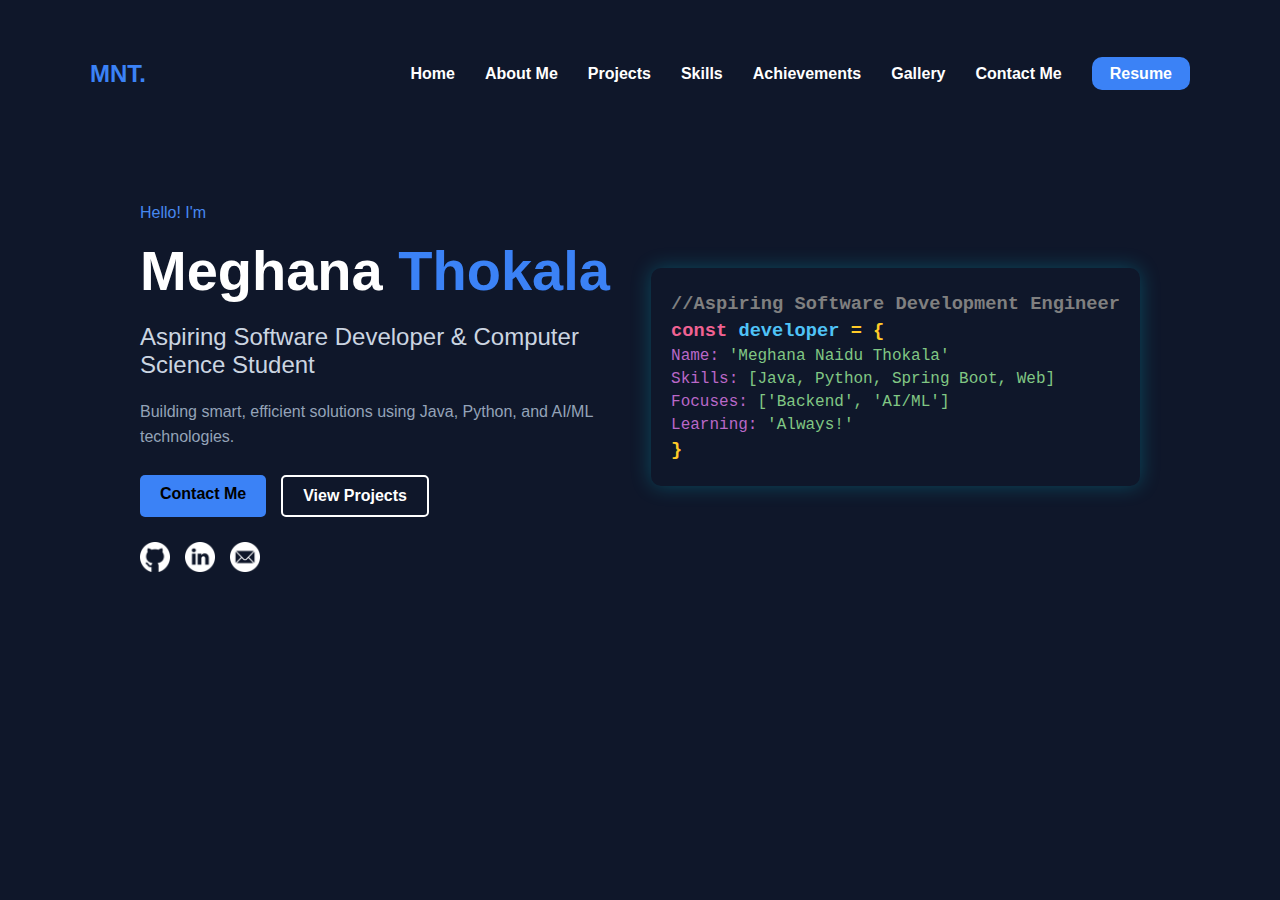
<file: index.html>
<!DOCTYPE html>
<html lang="en">
<head>
  <meta charset="UTF-8" />
  <title>Meghana Naidu Thokala</title>
  <link rel="stylesheet" href="styles.css">
  <style>
    section.hero {
      display: flex;
      justify-content: space-between;
      align-items: center;
      padding: 80px 100px 60px;
      flex-wrap: wrap;
    }

    .hero-left {
      flex: 1;
      min-width: 300px;
    }

    .hero-left p.intro {
      color: #4788f0;
      font-weight: 500;
    }

    .hero-left h1 {
      font-size: 3.5em;
      margin: 0;
    }

    .hero-left h1 span:first-child {
      color: white;
      font-weight: 700;
    }

    .hero-left h1 span:last-child {
      color: #3b82f6;
      font-weight: 700;
    }

    .hero-left h2 {
      font-weight: 400;
      color: #cbd5e1;
    }

    .hero-left p.description {
      max-width: 500px;
      color: #94a3b8;
      line-height: 1.6;
    }

    .btn-container {
      margin-top: 25px;
      display: flex;
      gap: 15px;
      flex-wrap: wrap;
    }

   
    
    .hero-right {
      flex: 1;
      min-width: 300px;
      display: flex;
      justify-content: center;
      align-items: center;
      margin-top: 40px;
    }

    .code-box {
      background-color: #1e293b;
      color: white;
      border-radius: 15px;
      padding: 20px 30px;
      max-width: 450px;
      box-shadow: 8px 8px 20px rgba(0,0,0,0.4);
      border: 1px solid #334155;
      position: relative;
    }

    .code-box .header {
      display: flex;
      justify-content: space-between;
      margin-bottom: 10px;
      font-size: 14px;
      color: #94a3b8;
    }

    .code-box .header span:first-child {
      color: #ef4444;
    }

  

    .developer-card h2, .developer-card h3, .developer-card p {
      margin: 5px 0;
    }

    .comment { color: grey; }
    .keyword { color: #f06292; }
    .variable { color: #4fc3f7; }
    .bracket { color: #ffca28; }
    .property { color: #ba68c8; }
    .string { color: #81c784; }
    .array { color: #81c784; }
  </style>
</head>
<body>
<!-- NAVBAR CONTAINER -->
<div id="navbar-container"></div>

<script>
  fetch("/navbar.html")
    .then(response => response.text())
    .then(data => {
      document.getElementById("navbar-container").innerHTML = data;
    });
</script>

<!-- HERO SECTION -->
<section class="hero">

  <!-- LEFT SECTION -->
  <div class="hero-left">
    <p class="intro">Hello! I'm</p>
    <h1>
      <span>Meghana</span>
      <span>Thokala</span>
    </h1>
    <h2>Aspiring Software Developer & Computer Science Student</h2>
    <p class="description">
      Building smart, efficient solutions using Java, Python, and AI/ML technologies.
    </p>

    <!-- BUTTONS -->
    <div class="btn-container">
      <a href="contact.html" class="btnblue">Contact Me</a>
      <a href="projects.html" class="btnwhite">View Projects</a>
    </div>

    <!-- SOCIAL ICONS -->
    <div class="social-icons">
      <a href="https://github.com/MeghanaNaiduT" class="popping" target="_blank">
        <img src="images/github.png" alt="GitHub" width="30" height="30">
      </a>
      <a href="https://www.linkedin.com/in/meghana-naidu-thokala-05997724a/" class="popping" target="_blank">
        <img src="images/linkedin.png" alt="LinkedIn" width="30" height="30">
      </a>
      <a href="mailto:meghana.myb@gmail.com" class="popping" target="_blank">
        <img src="images/email.png" alt="Email" width="30" height="30">
      </a>
    </div>
  </div>

  <!-- RIGHT SECTION -->
 <div class="developer-card">
        <h3><span class="comment">//Aspiring Software Development Engineer</span></h3>
        <h3><span class="keyword">const</span> <span class="variable">developer</span> <span class="bracket">= {</span></h3>
        <p><span class="property">Name:</span> <span class="string">'Meghana Naidu Thokala'</span></p>
        <p><span class="property">Skills:</span> <span class="array">[Java, Python, Spring Boot, Web]</span></p>
        <p><span class="property">Focuses:</span> <span class="array">['Backend', 'AI/ML']</span></p>
        <p><span class="property">Learning:</span> <span class="string">'Always!'</span></p>
        <h3><span class="bracket">}</span></h3>
      </div>

</section>

</body>
</html>
</file>
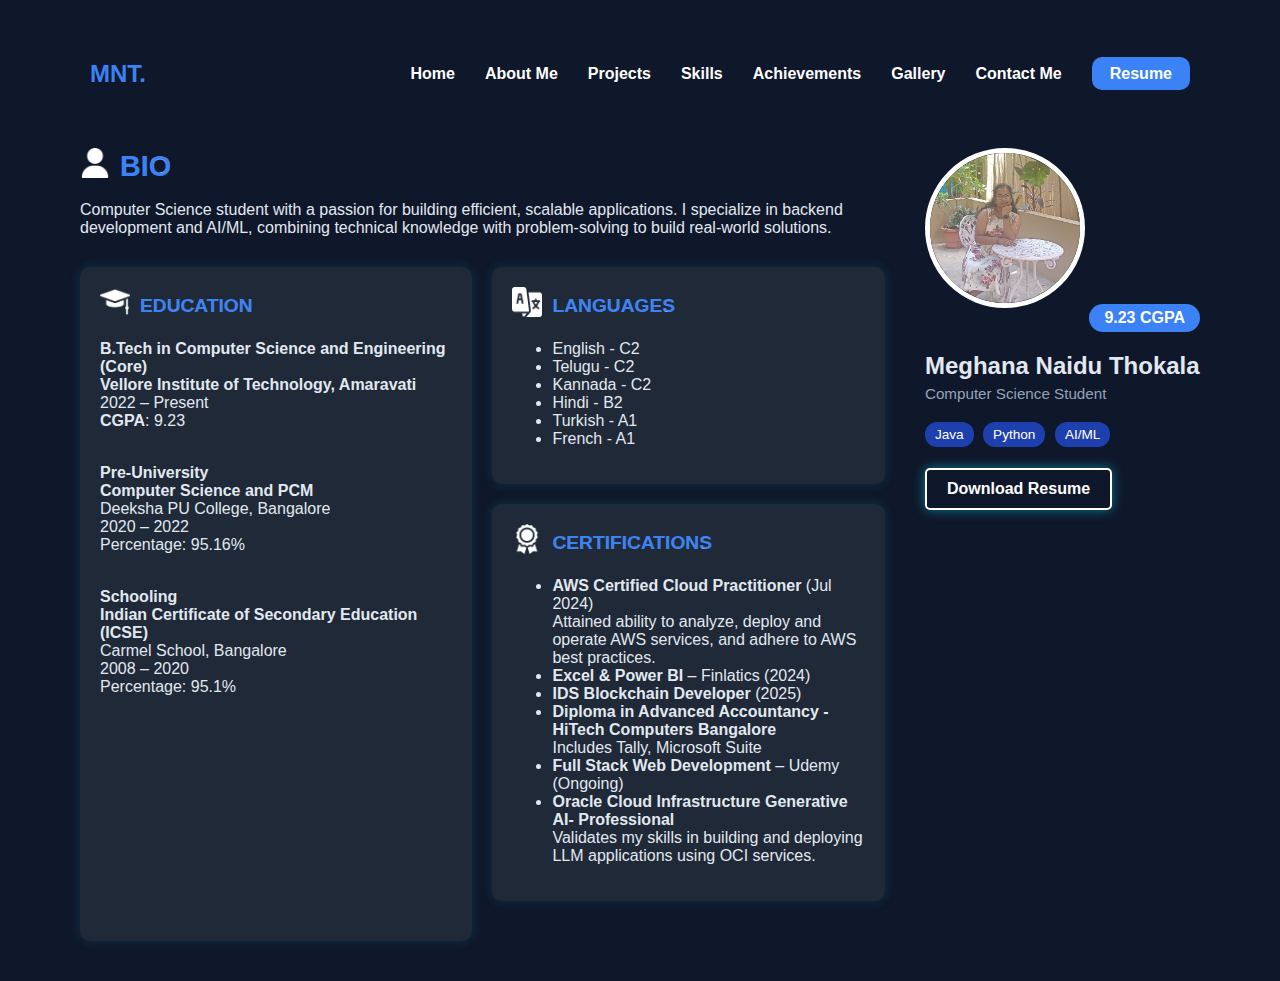
<file: aboutMe.html>
<!DOCTYPE html>
<html lang="en">
<head>
  <meta charset="UTF-8" />
  <title>Meghana Naidu Thokala</title>
  <link rel="stylesheet" href="styles.css">
  <style>
    body {
      margin: 0;
      font-family: 'Segoe UI', Tahoma, Geneva, Verdana, sans-serif;
      background-color: #0d1117;
      color: #fff;
    }

    .container {
      display: flex;
      flex-direction: row;
      padding: 40px;
      gap: 40px;
    }

    .left-section {
      flex: 1;
    }

    .right-section {
      flex: 1;
      display: flex;
      flex-direction: column;
      align-items: center;
    }

    .bio {
      margin-bottom: 30px;
    }

    .bio h2, .grid-box h3 {
      color: #fff;
    }

    .grid {
      display: grid;
      grid-template-areas:
        "education experience"
        "education certifications";
      grid-template-columns: 1fr 1fr;
      gap: 20px;
    }

    .education {
      grid-area: education;
      background-color: #1f2937;
      padding: 20px;
      border-radius: 10px;
      height: 100%;
    }

    .experience {
      grid-area: experience;
      background-color: #1f2937;
      padding: 20px;
      border-radius: 10px;
    }

    .certifications {
      grid-area: certifications;
      background-color: #1f2937;
      padding: 20px;
      border-radius: 10px;
    }

    .profile-img {
      border-radius: 50%;
      border: 5px solid white;
      width: 150px;
      height: 150px;
      object-fit: cover;
      margin-bottom: 15px;
    }

    .cgpa-badge {
      background-color: #3b82f6;
      padding: 5px 15px;
      border-radius: 20px;
      font-weight: bold;
      color: white;
      margin-bottom: 10px;
    }

    .name {
      font-size: 1.5em;
      font-weight: bold;
      margin: 5px 0;
    }

    .desc {
      color: #9ca3af;
      margin-bottom: 10px;
    }
    .tags{
      color: #3b82f6;
    }
    h3 {
      font-size: 1.3em;
      margin-bottom: 10px;
    }

    .gpa {
      background-color: #3b82f6;
      color: white;
      padding: 5px 15px;
      border-radius: 20px;
      font-weight: bold;
      display: inline-block;
      margin: 10px 0;
    }

    .name {
      font-size: 1.5em;
      font-weight: bold;
      margin: 10px 0 5px;
    }

    .title {
      font-size: 0.95em;
      color: #94a3b8;
      margin-bottom: 15px;
    }

   

   

    .bio-text {
  font-size: 1.5em; /* Or 18px, 24px etc. */
  font-weight: 700; /* Optional */
}
.plainBox{
        box-shadow: 0 0 12px rgba(4, 173, 196, 0.2);

}
.plainBox:hover {
      box-shadow: 0 0 20px rgba(7, 162, 182, 0.9);
    }

    .plainBoxButton{
        box-shadow: 0 0 12px rgba(4, 174, 196, 0.651);

}
.plainBoxutton:hover {
      box-shadow: 0 0 20px rgba(7, 162, 182, 0.948);
    }
  </style>
</head>
<body>
  <!-- NAVBAR CONTAINER -->
<div id="navbar-container"></div>

<script>
  fetch("/navbar.html")
    .then(response => response.text())
    .then(data => {
      document.getElementById("navbar-container").innerHTML = data;
    });
</script>

  <div class="container">
    <!-- Left Section -->
    <div class="left-section">
      <div class="bio">
        <div class="skill-title"><span class="icon" ><img src="/images/bio.png" class="popping"  alt="LinkedIn" width="30" height="30"></span><b class="bio-text">BIO</b></div>
        <p>Computer Science student with a passion for building efficient, scalable applications. I specialize in backend development and AI/ML, combining technical knowledge with problem-solving to build real-world solutions.</p>
      </div>
      <div class="grid">
       <div class="grid-box education plainBox">
  <div class="skill-title"><span class="icon"><img src="images/education.png" class="popping" alt="LinkedIn" width="30" height="30"></span>EDUCATION</div>
  <p>
    <strong>B.Tech in Computer Science and Engineering (Core)</strong><br>
    <b>Vellore Institute of Technology, Amaravati</b><br>
    2022 – Present<br>
    <b>CGPA</b>: 9.23<br><br>
  </p>
  <p>
    <strong>Pre-University</strong><br>
    <b>Computer Science and PCM</b><br>
    Deeksha PU College, Bangalore<br>
    2020 – 2022<br>
    Percentage: 95.16%<br><br>
  </p>
  <p>
    <strong>Schooling</strong><br>
    <b>Indian Certificate of Secondary Education (ICSE) </b><br>
    Carmel School, Bangalore<br>
    2008 – 2020<br>
    Percentage: 95.1%
  </p>
</div>

        <div class="grid-box experience plainBox">
  <div class="skill-title"><span class="icon"><img src="images/language.png" class="popping" alt="LinkedIn" width="30" height="30"></span>LANGUAGES</div>
  <ul>
    <li>English - C2</li>
    <li>Telugu - C2</li>
    <li>Kannada - C2</li>
    <li>Hindi - B2</li>
    <li>Turkish - A1</li>
    <li>French - A1</li>
  </ul>
</div>

        <div class="grid-box certifications plainBox">
  <div class="skill-title">
    <span class="icon">
      <img src="images/certifications.png" class="popping" alt="Certifications" width="30" height="30">
    </span>
    CERTIFICATIONS
  </div>
  <ul>
    <li>
      <strong>AWS Certified Cloud Practitioner</strong> (Jul 2024)<br>
      Attained ability to analyze, deploy and operate AWS services, and adhere to AWS best practices.
    </li>
    <li>
      <strong>Excel & Power BI</strong> – Finlatics (2024)
    </li>
    <li>
      <strong>IDS Blockchain Developer</strong> (2025)
    </li>
    <li>
      <strong>Diploma in Advanced Accountancy - HiTech Computers Bangalore</strong><br>
      Includes Tally, Microsoft Suite
    </li>
    <li>
      <strong>Full Stack Web Development</strong> – Udemy (Ongoing)
    </li>
    <li>
      <strong>Oracle Cloud Infrastructure Generative AI- Professional</strong><br>
      Validates my skills in building and deploying LLM applications using OCI services.
    </li>
    
  </ul>
</div>

      </div>
    </div>

    <!-- Right Section -->
    <!-- <div class="right-section">
      <img class="profile-img" src="/images/profile.jpg" alt="Meghana Naidu Thokala" />
      <div class="cgpa-badge">9.23 CGPA</div>
      <div class="name">Meghana Naidu Thokala</div>
      <div class="desc">Computer Science Student</div>
      <div>
        <span class="skill-badge">Java</span>
        <span class="skill-badge">Python</span>
        <span class="skill-badge">Spring Boot</span>
        <span class="skill-badge">AI/ML</span>
      </div>
      <button class="download-btn">⇩ Download Resume</button>
    </div> -->
    <div class="right">
      <img src="images/profile.jpg" alt="Meghana Naidu Thokala" class="profile-img">
      <div class="gpa">9.23 CGPA</div>
      <div class="name">Meghana Naidu Thokala</div>
      <div class="title">Computer Science Student</div>
      <div class="tag">
        <span>Java</span>
        <span>Python</span>
        <span>AI/ML</span>
      </div>
      <h1></h1>
      <a href="Meghana_Naidu_T_Resume_ATS.pdf" download class="btnwhite plainBoxButton"> Download Resume</a>
    </div>
  </div>
</body>
</html>
</file>
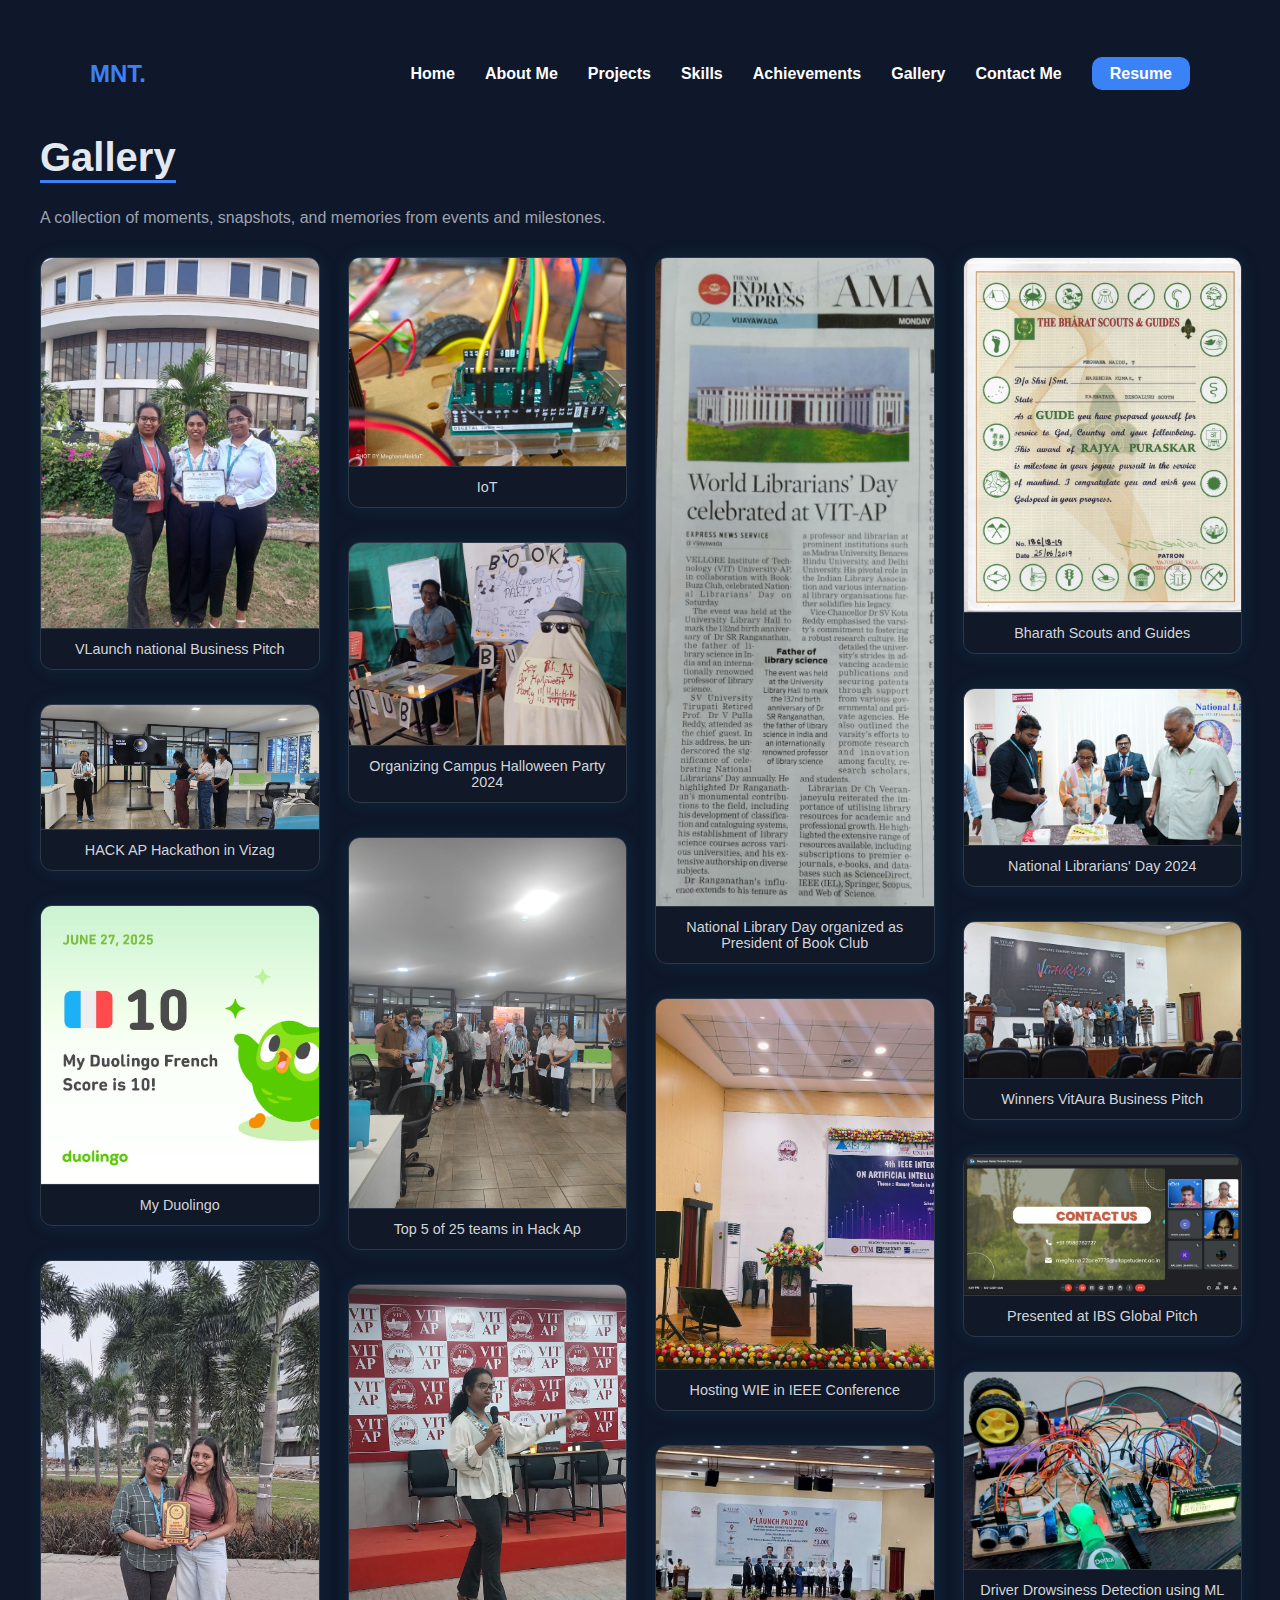
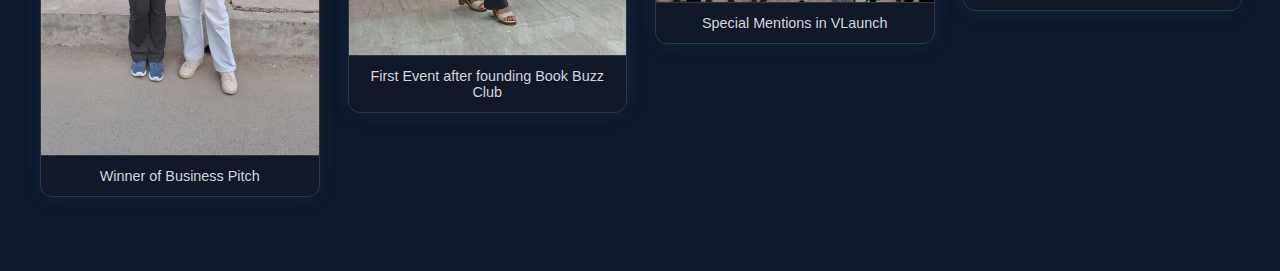
<file: gallery.html>
<!DOCTYPE html>
<html lang="en">
<head>
  <meta charset="UTF-8" />
  <meta name="viewport" content="width=device-width, initial-scale=1.0"/>
  <title>Gallery</title>
  <style>
   h1{
      font-size: 2.5em;
      border-bottom: 3px solid #3b82f6;
      display: inline-block;
      margin-bottom: 10px;
    }

    .description {
      color: #9ca3af;
      margin-bottom: 30px;
      max-width: 700px;
    }

    .gallery-grid {
  column-count: 4;
  column-gap: 30px;
  /* column space */
}

.gallery-item {
  display: inline-block;
  margin-bottom: 30px; 
  /* space between rows */
  width: 100%;
  background-color: #111827;
  border-radius: 12px;
  overflow: hidden;
  border: 1px solid #2d3748;
  box-shadow: 0 0 20px rgba(4, 173, 196, 0.1);
}

.gallery-item:hover {
  box-shadow: 0 0 20px rgba(1, 146, 165, 0.4);
}

.gallery-item img {
  width: 100%;
  height: auto;
  display: block;
  border-bottom: 1px solid #2d3748;
}

.caption {
  padding: 12px;
  font-size: 0.9em;
  color: #d1d5db;
  text-align: center;
}


    @media (max-width: 1024px) {
      .gallery-grid {
        grid-template-columns: repeat(2, 1fr);
      }
    }

    @media (max-width: 600px) {
      .gallery-grid {
        grid-template-columns: 1fr;
      }
    }
  </style>
</head>
<body>

  <!-- NAVBAR CONTAINER -->
  <div id="navbar-container"></div>
  <script>
    fetch("/navbar.html")
      .then(response => response.text())
      .then(data => {
        document.getElementById("navbar-container").innerHTML = data;
      });
  </script>

  <h1>Gallery</h1>
  <p class="description">
    A collection of moments, snapshots, and memories from events and milestones.
  </p>

  <div class="gallery-grid">
    <!-- Gallery Item 1 -->
<div class="gallery-item">
  <img src="Portfolio Gallery/1.jpeg" alt="Image 1">
  <div class="caption">VLaunch national Business Pitch</div>
</div>

<!-- Gallery Item 2 -->
<div class="gallery-item">
  <img src="Portfolio Gallery/5.jpg" alt="Image 2">
  <div class="caption">HACK AP Hackathon in Vizag</div>
</div>

<!-- Gallery Item 3 -->
<div class="gallery-item">
  <img src="Portfolio Gallery/9.jpg" alt="Image 3">
  <div class="caption">My Duolingo</div>
</div>

<!-- Gallery Item 4 -->
<div class="gallery-item">
  <img src="Portfolio Gallery/13.jpeg" alt="Image 4">
  <div class="caption">Winner of Business Pitch</div>
</div>

<!-- Gallery Item 5 -->
<div class="gallery-item">
  <img src="Portfolio Gallery/2.jpeg" alt="Image 5">
  <div class="caption">IoT</div>
</div>

<!-- Gallery Item 6 -->
<div class="gallery-item">
  <img src="Portfolio Gallery/6.jpg" alt="Image 6">
  <div class="caption">Organizing Campus Halloween Party 2024</div>
</div>

<!-- Gallery Item 7 -->
<div class="gallery-item">
  <img src="Portfolio Gallery/10.jpg" alt="Image 7">
  <div class="caption">Top 5 of 25 teams in Hack Ap</div>
</div>

<!-- Gallery Item 8 -->
<div class="gallery-item">
  <img src="Portfolio Gallery/14.jpg" alt="Image 8">
  <div class="caption">First Event after founding Book Buzz Club</div>
</div>

<!-- Gallery Item 9 -->
<div class="gallery-item">
  <img src="Portfolio Gallery/3.jpeg" alt="Image 9">
  <div class="caption">National Library Day organized as President of Book Club</div>
</div>

<!-- Gallery Item 10 -->
<div class="gallery-item">
  <img src="Portfolio Gallery/7.jpeg" alt="Image 10">
  <div class="caption">Hosting WIE in IEEE Conference</div>
</div>

<!-- Gallery Item 11 -->
<div class="gallery-item">
  <img src="Portfolio Gallery/11.jpeg" alt="Image 11">
  <div class="caption">Special Mentions in VLaunch</div>
</div>

<!-- Gallery Item 12 -->
<div class="gallery-item">
  <img src="Portfolio Gallery/15.jpeg" alt="Image 12">
  <div class="caption">Bharath Scouts and Guides</div>
</div>

<!-- Gallery Item 13 -->
<div class="gallery-item">
  <img src="Portfolio Gallery/4.jpeg" alt="Image 13">
  <div class="caption">National Librarians' Day 2024</div>
</div>

<!-- Gallery Item 14 -->
<div class="gallery-item">
  <img src="Portfolio Gallery/8.jpg" alt="Image 14">
  <div class="caption">Winners VitAura Business Pitch</div>
</div>

<!-- Gallery Item 15 -->
<div class="gallery-item">
  <img src="Portfolio Gallery/12.jpeg" alt="Image 15">
  <div class="caption">Presented at IBS Global Pitch</div>
</div>

<!-- Gallery Item 16 -->
<div class="gallery-item">
  <img src="Portfolio Gallery/16.jpg" alt="Image 16">
  <div class="caption">Driver Drowsiness Detection using ML</div>
</div>

<!-- Gallery Item 17 -->
<!-- <div class="gallery-item">
  <img src="https://via.placeholder.com/300x200" alt="Image 17">
  <div class="caption">Image 17</div>
</div> -->


    

  </div>

</body>
</html>
</file>
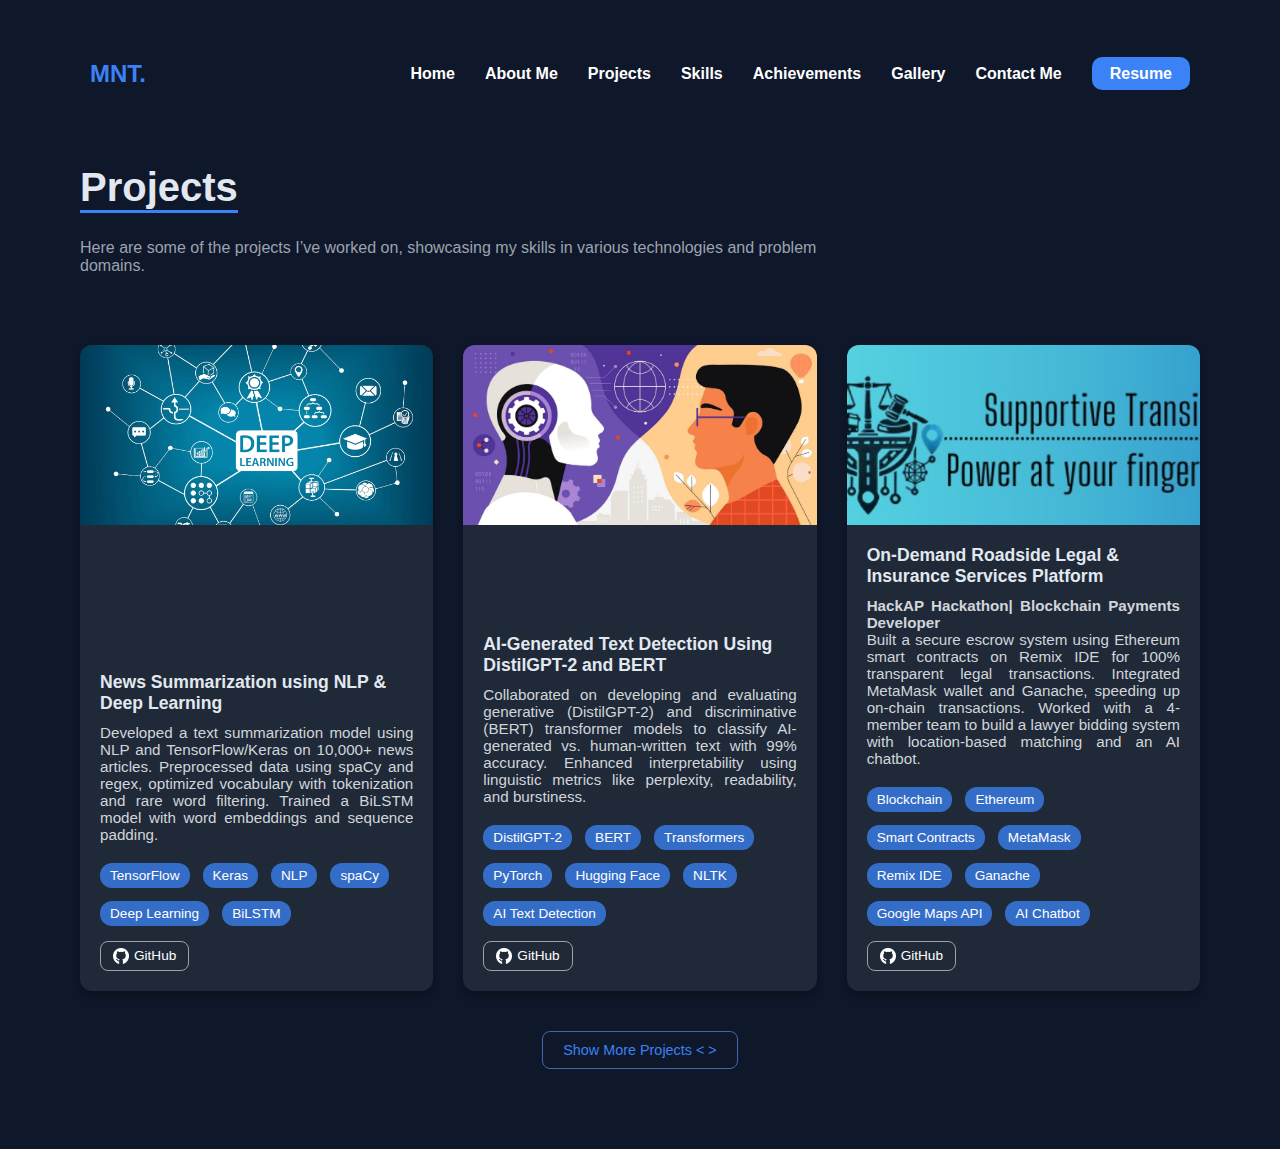
<file: projects.html>
<!DOCTYPE html>
<html lang="en">
<head>
  <meta charset="UTF-8">
  <meta name="viewport" content="width=device-width, initial-scale=1.0">
  <title>Projects</title>
  <style>
    

    header {
      padding: 30px 40px;
    }

    h1 {
      font-size: 2.5em;
      border-bottom: 3px solid #3b82f6;
      display: inline-block;
      margin-bottom: 10px;
    }

    .description {
      color: #9ca3af;
      margin-bottom: 40px;
      max-width: 800px;
    }

    .projects-container {
      display: grid;
      grid-template-columns: repeat(3, 1fr); /* FIXED 3-column grid */
      gap: 30px;
      padding: 0 40px;
    }

    .project-card {
      background-color: #1f2937;
      border-radius: 12px;
      overflow: hidden;
      display: flex;
      flex-direction: column;
      justify-content: space-between;
      box-shadow: 0 4px 8px rgba(0, 0, 0, 0.3);
      transition: all 0.3s ease;
    }
    .project-card:hover{
      box-shadow: 0 0 20px rgba(4, 173, 196, 0.5);

    }

    .project-card img {
      width: 100%;
      height: 180px;
      object-fit: cover;
    }

    .project-content {
      padding: 20px;
    }

    .project-title {
      font-size: 1.1em;
      font-weight: bold;
      margin-bottom: 10px;
    }

    .project-desc {
      font-size: 0.95em;
      color: #d1d5db;
      text-align:justify;
      margin-bottom: 15px;
    }

    .tags {
      display: flex;
      flex-wrap: wrap;
      gap: 8px;
      margin-bottom: 15px;
    }

    .tag {
      background-color: #3D90D7;
      color: white;
      padding: 4px 10px;
      border-radius: 15px;
      font-size: 0.75em;
    }

    .button-row {
      display: flex;
      gap: 10px;
    }

    .github-btn {
      display: inline-flex;
      align-items: center;
      gap: 5px;
      padding: 6px 12px;
      background-color: transparent;
      border: 1px solid #9ca3af;
      border-radius: 8px;
      color: #fff;
      text-decoration: none;
      font-size: 0.85em;
    }

    .github-btn img {
      width: 16px;
      height: 16px;
    }

    .github-btn:hover {
      background-color: #374151;
    }

    .btn-toggle {
      margin: 40px auto;
      display: block;
      padding: 10px 20px;
      border: 1px solid #3e68ab;
      color: #3b82f6;
      background: transparent;
      border-radius: 8px;
      cursor: pointer;
      font-size: 0.9em;
    }

    .btn-toggle:hover {
      background-color: #3b82f6;
      color: white;
    }

    .more-projects {
      display: none;
    }

    .showing .more-projects {
      display: flex;
    }

    @media (max-width: 1024px) {
      .projects-container {
        grid-template-columns: repeat(2, 1fr);
      }
    }

    @media (max-width: 700px) {
      .projects-container {
        grid-template-columns: 1fr;
      }
    }
  </style>
</head>
<body>
<!-- NAVBAR CONTAINER -->
<div id="navbar-container"></div>

<script>
  fetch("/navbar.html")
    .then(response => response.text())
    .then(data => {
      document.getElementById("navbar-container").innerHTML = data;
    });
</script>
  <header>
    <h1>Projects</h1>
    <p class="description">
      Here are some of the projects I’ve worked on, showcasing my skills in various technologies and problem domains.
    </p>
  </header>

  <section class="projects-container" id="projects">
<!-- Project 1 -->
<div class="project-card">
  <img src="images/textSummarization.jpeg" alt="News Summarization Project">
  <div class="project-content">
    <div class="project-title">News Summarization using NLP & Deep Learning</div>
    <div class="project-desc">
      Developed a text summarization model using NLP and TensorFlow/Keras on 10,000+ news articles.
      Preprocessed data using spaCy and regex, optimized vocabulary with tokenization and rare word filtering.
      Trained a BiLSTM model with word embeddings and sequence padding.
    </div>
    <div class="tags">
      <span class="tag">TensorFlow</span>
      <span class="tag">Keras</span>
      <span class="tag">NLP</span>
      <span class="tag">spaCy</span>
      <span class="tag">Deep Learning</span>
      <span class="tag">BiLSTM</span>
    </div>
    <div class="button-row">
      <a class="github-btn" href="https://github.com/MeghanaNaiduT/News-Summarization-using-LSTM-in-Deep-Learning" target="_blank">
        <img src="/images/github.png"> GitHub
      </a>
    </div>
  </div>
</div>


<!-- Project 2 -->
<div class="project-card">
  <img src="images/AiTextDetection.jpg" alt="AI Text Detection Project">
  <div class="project-content">
    <div class="project-title">AI-Generated Text Detection Using DistilGPT-2 and BERT</div>
    <div class="project-desc">
      Collaborated on developing and evaluating generative (DistilGPT-2) and discriminative (BERT) transformer models to classify AI-generated vs. human-written text with 99% accuracy.
      Enhanced interpretability using linguistic metrics like perplexity, readability, and burstiness.
    </div>
    <div class="tags">
      <span class="tag">DistilGPT-2</span>
      <span class="tag">BERT</span>
      <span class="tag">Transformers</span>
      <span class="tag">PyTorch</span>
      <span class="tag">Hugging Face</span>
      <span class="tag">NLTK</span>
      <span class="tag">AI Text Detection</span>
    </div>
    <div class="button-row" style="text-align: right;">
      <a class="github-btn" href="https://github.com/MeghanaNaiduT/Detecting-AI-Generated-Text-using-Transformer-Models" target="_blank">
        <img src="/images/github.png"> GitHub
      </a>
    </div>
  </div>
</div>

    <!-- Project 3 -->
<div class="project-card">
  <img src="images/supportiveTransit.jpg" alt="Roadside Legal & Insurance Services Project">
  <div class="project-content">
    <div class="project-title">On-Demand Roadside Legal & Insurance Services Platform</div>
    <div class="project-desc">
     <b>HackAP Hackathon| Blockchain Payments Developer</b> <br>
Built a secure escrow system using Ethereum smart contracts on Remix IDE for 100% transparent legal transactions.
      Integrated MetaMask wallet and Ganache, speeding up on-chain transactions.
Worked with a 4-member team to build a lawyer bidding system with location-based matching and an AI chatbot.    </div>
    <div class="tags">
      <span class="tag">Blockchain</span>
      <span class="tag">Ethereum</span>
      <span class="tag">Smart Contracts</span>
      <span class="tag">MetaMask</span>
      <span class="tag">Remix IDE</span>
      <span class="tag">Ganache</span>
      <span class="tag">Google Maps API</span>
      <span class="tag">AI Chatbot</span>
    </div>
    <div class="button-row" style="text-align: right;">
      <a class="github-btn" href="https://github.com/MeghanaNaiduT/SupportiveTransit" target="_blank">
        <img src="/images/github.png"> GitHub
      </a>
    </div>
  </div>
</div>

    <!-- Project 4 (hidden initially) -->
<div class="project-card more-projects">
  <img src="images/smartSplit.png" alt="Split Smart Project">
  <div class="project-content">
    <div class="project-title">Split Smart</div>
    <div class="project-desc">
      Developed a robust software solution in Java using the MVC architecture and Spring Boot JPA.
      Integrated core features such as secure password encryption.
      Gained hands-on experience and deeper understanding of enterprise-level software development practices.
    </div>
    <div class="tags">
      <span class="tag">IntelliJ</span>
      <span class="tag">Java</span>
      <span class="tag">Spring Boot</span>
      <span class="tag">Hibernate JPA</span>
      <span class="tag">MVC</span>
      <span class="tag">BiCrypt</span>
      <span class="tag">Enterprise Software</span>
    </div>
    <div class="button-row" style="text-align: right;">
      <a class="github-btn" href="https://github.com/MeghanaNaiduT/Split_Smart" target="_blank">
        <img src="/images/github.png"> GitHub
      </a>
    </div>
  </div>
</div>

<!-- Project 6 -->
<div class="project-card more-projects">
  <img src="images/raspberryPi.jpg" alt="Hardware and IoT Projects">
  <div class="project-content">
    <div class="project-title">Hardware & IoT Projects – Arduino & Raspberry Pi</div>
    <div class="project-desc">
      Spearheaded a team of 6 to design and deploy two real-time systems: a Smart Stick for the Visually Impaired and a Driver Drowsiness Detection System.
      Integrated machine learning logic with sensor data using Arduino and Raspberry Pi, incorporating real-time signal processing for actionable outputs.
    </div>
    <div class="tags">
      <span class="tag">Raspberry Pi</span>
      <span class="tag">Arduino</span>
      <span class="tag">IoT</span>
      <span class="tag">ML</span>
      <span class="tag">Real-Time Systems</span>
      <span class="tag">Signal Processing</span>
    </div>
    <!-- <div class="button-row" style="text-align: right;">
      <a class="github-btn" href="https://github.com/yourusername/project6" target="_blank">
        <img src="/images/github.png"> GitHub
      </a>
    </div> -->
  </div>
</div>

<!-- Project 7 -->
<div class="project-card more-projects">
  <img src="images/courseRegistration1.png" alt="Course Registration Application">
  <div class="project-content">
    <div class="project-title">Course Registration Application</div>
    <div class="project-desc">
      Managed and supervised a team of 4 in building a course registration platform using Java and NetBeans.
      The application includes a Java GUI, multi-user login functionality, and file-based data storage.
      Successfully delivered the application within 1.5 months during the 2nd semester.
    </div>
    <div class="tags">
      <span class="tag">Java</span>
      <span class="tag">NetBeans</span>
      <span class="tag">GUI</span>
      <span class="tag">File Storage</span>
       </div>
    <div class="button-row" style="text-align: right;">
      <a class="github-btn" href="https://github.com/MeghanaNaiduT/Online-Course-Registration" target="_blank">
        <img src="/images/github.png"> GitHub
      </a>
    </div>
  </div>
</div>

<!-- Project 8 -->
<div class="project-card more-projects">
  <img src="images/payroll.jpg" alt="Employee Payroll System">
  <div class="project-content">
    <div class="project-title">Employee Payroll System (EPS)</div>
    <div class="project-desc">
      A Java-based enterprise application developed using embedded JFrames. The system enables HR and Finance departments to manage employee records, track attendance, and generate payroll. Integrated secure login, modular functionality, and dynamic interfaces for Admin, HR, and Finance roles. Includes attendance and salary computation, employee history, and automated payslip generation with deductions and overtime calculations.
    </div>
    <div class="tags">
      <span class="tag">Java</span>
      <span class="tag">MVC</span>
      <span class="tag">JFrame</span>
      <span class="tag">Java FX</span>
      <span class="tag">Desktop App</span>
    </div>
    <div class="button-row" style="text-align: right;">
      <a class="github-btn" href="https://github.com/MeghanaNaiduT/Athena-Employee-Payroll-System" target="_blank">
        <img src="/images/github.png"> GitHub
      </a>
    </div>
  </div>
</div>


    <!-- You can add more .project-card.more-projects below here -->
  </section>

  <button class="btn-toggle" id="toggleBtn" onclick="toggleProjects()">Show More Projects < > </button>

  <script>
    function toggleProjects() {
      const container = document.getElementById("projects");
      const button = document.getElementById("toggleBtn");
      container.classList.toggle("showing");
      button.textContent = container.classList.contains("showing")
        ? "Show Less ^"
        : "Show More Projects <>";
    }
  </script>

</body>
</html>
</file>
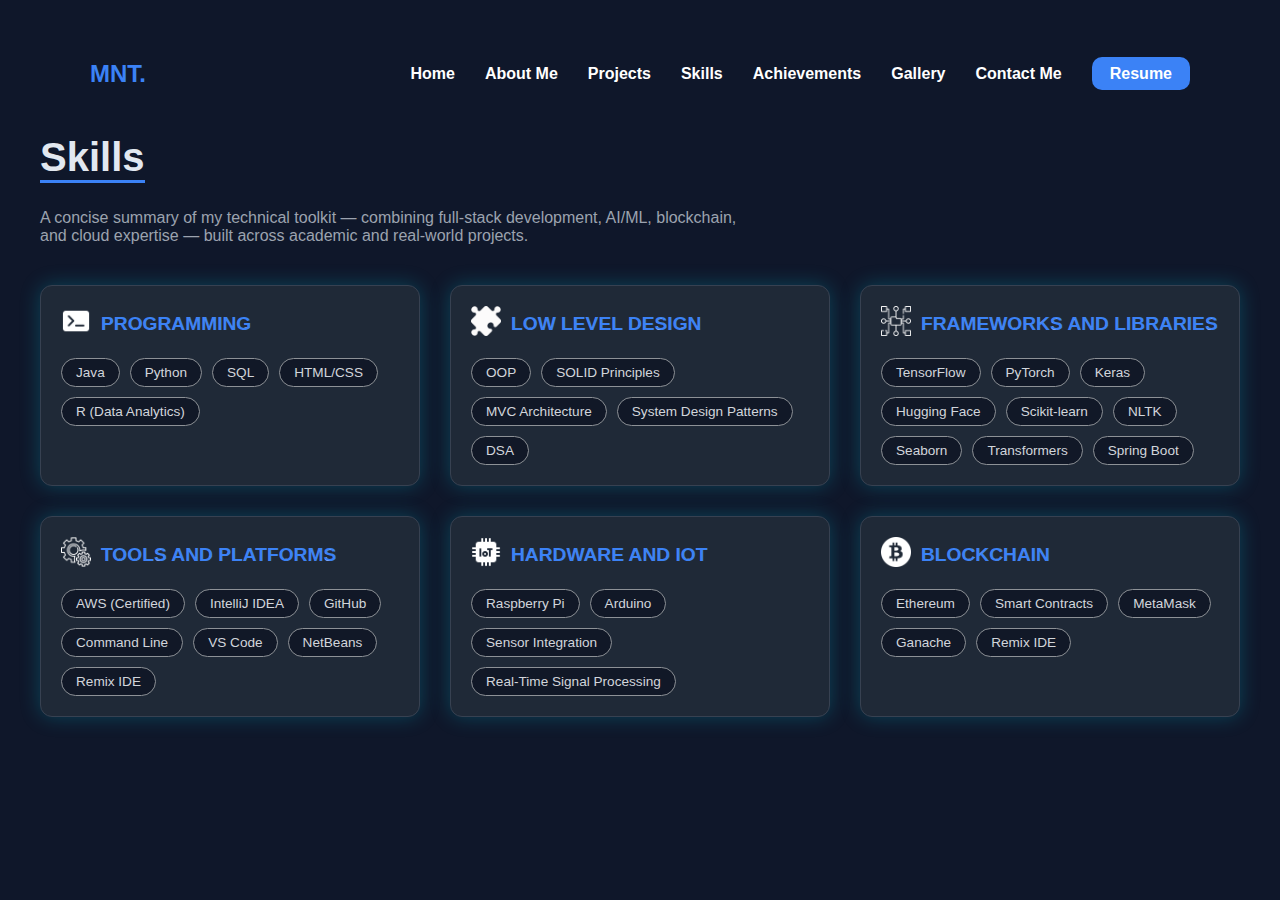
<file: skills.html>
<!DOCTYPE html>
<html lang="en">
<head>
  <meta charset="UTF-8" />
  <meta name="viewport" content="width=device-width, initial-scale=1.0"/>
  <title>Skills</title>
  <style>
  

    h1 {
      font-size: 2.5em;
      border-bottom: 3px solid #3b82f6;
      display: inline-block;
      margin-bottom: 10px;
    }

    .description {
      color: #9ca3af;
      margin-bottom: 40px;
      max-width: 720px;
    }

    .grid-container {
      display: grid;
      grid-template-columns: repeat(3, 1fr);
      gap: 30px;
    }

    .skill-box {
      background-color: #1f2937;
      padding: 20px;
      border-radius: 12px;
      border: 1px solid #374151;
      display: flex;
      flex-direction: column;
      gap: 15px;
      box-shadow: 0 0 20px rgba(4, 173, 196, 0.3);

    }
.skill-box:hover{
              box-shadow: 0 0 20px rgba(1, 146, 165, 0.9);


}

    .icon {
      font-size: 1.4em;
    }

    .tags {
      display: flex;
      flex-wrap: wrap;
      gap: 10px;
    }

    .tag {
      background-color: #111827;
      padding: 6px 14px;
      border-radius: 20px;
      border: 1px solid #8d9196;
      color: #d1d5db;
      font-size: 0.85em;
    }
    
    /* .tag {
  background-color: #1e293b; 
  padding: 6px 14px;
  border-radius: 20px;
  border: 1px solid #3b82f6,
  color: #e2e8f0;
  font-size: 0.85em;
  transition: all 0.3s ease;
} */


/* .tag:hover {
  background-color: #3b82f6; 
   color: #0f172a;
  box-shadow: 0 0 10px rgba(59, 130, 246, 0.6); 
  cursor: default;
} */


    @media (max-width: 1024px) {
      .grid-container {
        grid-template-columns: repeat(2, 1fr);
      }
    }

    @media (max-width: 700px) {
      .grid-container {
        grid-template-columns: 1fr;
      }
    }
  </style>
</head>
<body>

<!-- NAVBAR CONTAINER -->
<div id="navbar-container"></div>
<script>
  fetch("/navbar.html")
    .then(response => response.text())
    .then(data => {
      document.getElementById("navbar-container").innerHTML = data;
    });
</script>

<h1>Skills</h1>
<p class="description">
  A concise summary of my technical toolkit — combining full-stack development, AI/ML, blockchain, and cloud expertise — built across academic and real-world projects.
</p>

<div class="grid-container">

  <!-- Programming Languages -->
  <div class="skill-box">
<div class="skill-title"><span class="icon"><img src="images/programmingLanguages.png" class="popping" alt="LinkedIn" width="30" height="30"></span>PROGRAMMING</div>    
<div class="tags">
      <div class="tag">Java</div>
      <div class="tag">Python</div>
      <div class="tag">SQL</div>
      <div class="tag">HTML/CSS</div>
      <div class="tag">R (Data Analytics)</div>
    </div>
  </div>

  <!-- Design & Architecture -->
  <div class="skill-box">
<div class="skill-title"><span class="icon"><img src="images/lowLevelDesign.png" class="popping" alt="LinkedIn" width="30" height="30"></span>LOW LEVEL DESIGN</div>    
    <div class="tags">
      <div class="tag">OOP</div>
      <div class="tag">SOLID Principles</div>
      <div class="tag">MVC Architecture</div>
      <div class="tag">System Design Patterns</div>
      <div class="tag">DSA</div>
    </div>
  </div>

  <!-- Frameworks & Libraries -->
  <div class="skill-box">
<div class="skill-title"><span class="icon"><img src="images/frameworksAndLibraries.png" class="popping" alt="LinkedIn" width="30" height="30"></span>FRAMEWORKS AND LIBRARIES</div>    
    <div class="tags">
      <div class="tag">TensorFlow</div>
      <div class="tag">PyTorch</div>
      <div class="tag">Keras</div>
      <div class="tag">Hugging Face</div>
      <div class="tag">Scikit-learn</div>
      <div class="tag">NLTK</div>
      <div class="tag">Seaborn</div>
      <div class="tag">Transformers</div>
      <div class="tag">Spring Boot</div>

    </div>
  </div>

  <!-- Tools & Platforms (Merged with Cloud & DevOps) -->
  <div class="skill-box">
<div class="skill-title"><span class="icon"><img src="images/toolsAndPlatforms.png" class="popping" alt="LinkedIn" width="30" height="30"></span>TOOLS AND PLATFORMS</div>    
    <div class="tags">
      <div class="tag">AWS (Certified)</div>
      <div class="tag">IntelliJ IDEA</div>
      <div class="tag">GitHub</div>
      <div class="tag">Command Line</div>
      <div class="tag">VS Code</div>
      <div class="tag">NetBeans</div>
      <div class="tag">Remix IDE</div>
    </div>
  </div>

  <!-- IoT & Hardware -->
  <div class="skill-box">
<div class="skill-title"><span class="icon"><img src="images/IoT.png" class="popping" alt="LinkedIn" width="30" height="30"></span>HARDWARE AND IOT</div>    
    <div class="tags">
      <div class="tag">Raspberry Pi</div>
      <div class="tag">Arduino</div>
      <div class="tag">Sensor Integration</div>
      <div class="tag">Real-Time Signal Processing</div>
    </div>
  </div>

  <!-- Blockchain -->
  <div class="skill-box">
<div class="skill-title"><span class="icon"><img src="images/blockchain.png" class="popping" alt="LinkedIn" width="30" height="30"></span>BLOCKCHAIN</div>    
    <div class="tags">
      <div class="tag">Ethereum</div>
      <div class="tag">Smart Contracts</div>
      <div class="tag">MetaMask</div>
      <div class="tag">Ganache</div>
      <div class="tag">Remix IDE</div>
    </div>
  </div>

</div>

</body>
</html>
</file>
<file: styles.css>
body {
      margin: 0;
      padding: 40px;
      font-family: 'Segoe UI', sans-serif;
      background-color: #0f172a;
      color: #e2e8f0;
    }
.navbar {
  display: flex;
  justify-content: space-between;
  align-items: center;
  padding: 20px 50px;
}

.nav-logo {
  color: #3b82f6;
  font-weight: bold;
  font-size: 24px;
  text-decoration: none;
}

.nav-links {
  list-style: none;
  display: flex;
  gap: 30px;
  margin: 0;
  padding: 0;
}

.nav-links a {
  color: white;
  text-decoration: none;
}

.resume-btn {
  background-color: #3b82f6;
  color: white;
  border: none;
  border-radius: 10px;
  padding: 8px 18px;
  font-weight: bold;
  cursor: pointer;
}


.popping {
    display: inline-block;
    transition: transform 0.3s ease, color 0.3s ease;
}

.popping:hover {
    transform: scale(1.3);
}
.boxHover :hover {
    
    box-shadow: 0 0 20px rgba(68, 69, 70, 0.3);
    transform: translateY(-5px);
}
.plainBox:hover {
      box-shadow: 0 0 20px rgba(3, 137, 155, 0.5);
    }
.skill-title {
  color: #3b82f6; /* Blue fill */
  font-size: 1.2em;
  font-weight: bold;
  display: flex;
  align-items: center;
  gap: 10px;

  -webkit-text-stroke: 0.05px white; /* White border around the text */
  text-stroke: 1px white; /* For future browser support */
}

.developer-card {
      background-color: transparent;
      color: #e0e0e0;
      padding: 20px;
      border-radius: 10px;
      font-family: 'Courier New', Courier, monospace;
      max-width: 500px;
      margin: 20px auto;
      box-shadow: 0 0 20px rgba(0, 188, 212, 0.3);
      transform: translateY(-5px);
    }
.social-icons {
      margin-top: 25px;
      display: flex;
      gap: 15px;
    }
    .developer-card:hover {
            box-shadow: 0 0 20px rgba(1, 146, 165, 0.9);
    }
    .icon {
      font-size: 1.4em;
    }
.btnblue {
            display: inline-block;
            padding: 10px 20px;
            /* background-color: #3E5879; */
            background-color: #3b82f6;
            /* color: #F4D793; */
            color:black;
            text-decoration: none;
            font-weight: bold;
            border-radius: 5px;
        }
/* .btnwhite {
    display: inline-block;
    padding: 10px 20px;
    background-color: transparent;
    border: 2px solid white;  
    color: white;
    text-decoration: none;
    font-weight: bold;
    border-radius: 10px;
} */
.btnwhite {
    display: inline-block;
            padding: 10px 20px;
            /* background-color: #3E5879; */
            background-color: transparent;
            /* color: #F4D793; */
            border: 2px solid white;
            color:white;
            text-decoration: none;
            font-weight: bold;
            border-radius: 5px;
              
}

        a.btnblue:hover {
    background-color:  transparent; 
    color: rgba(255, 255, 255, 0.9) !important;
}
a.btnwhite:hover {
    background-color:white !important;
    color: black !important;
   
}
.tag span {
      display: inline-block;
      background-color: #1e40af;
      color: white;
      padding: 5px 10px;
      border-radius: 12px;
      margin: 5px 5px 0 0;
      font-size: 0.85em;
    }
.tags span {
      display: inline-block;
      background-color: #346dc8;
      color: white;
      padding: 5px 10px;
      border-radius: 12px;
      margin: 5px 5px 0 0;
      font-size: 0.85em;
    }
</file>
